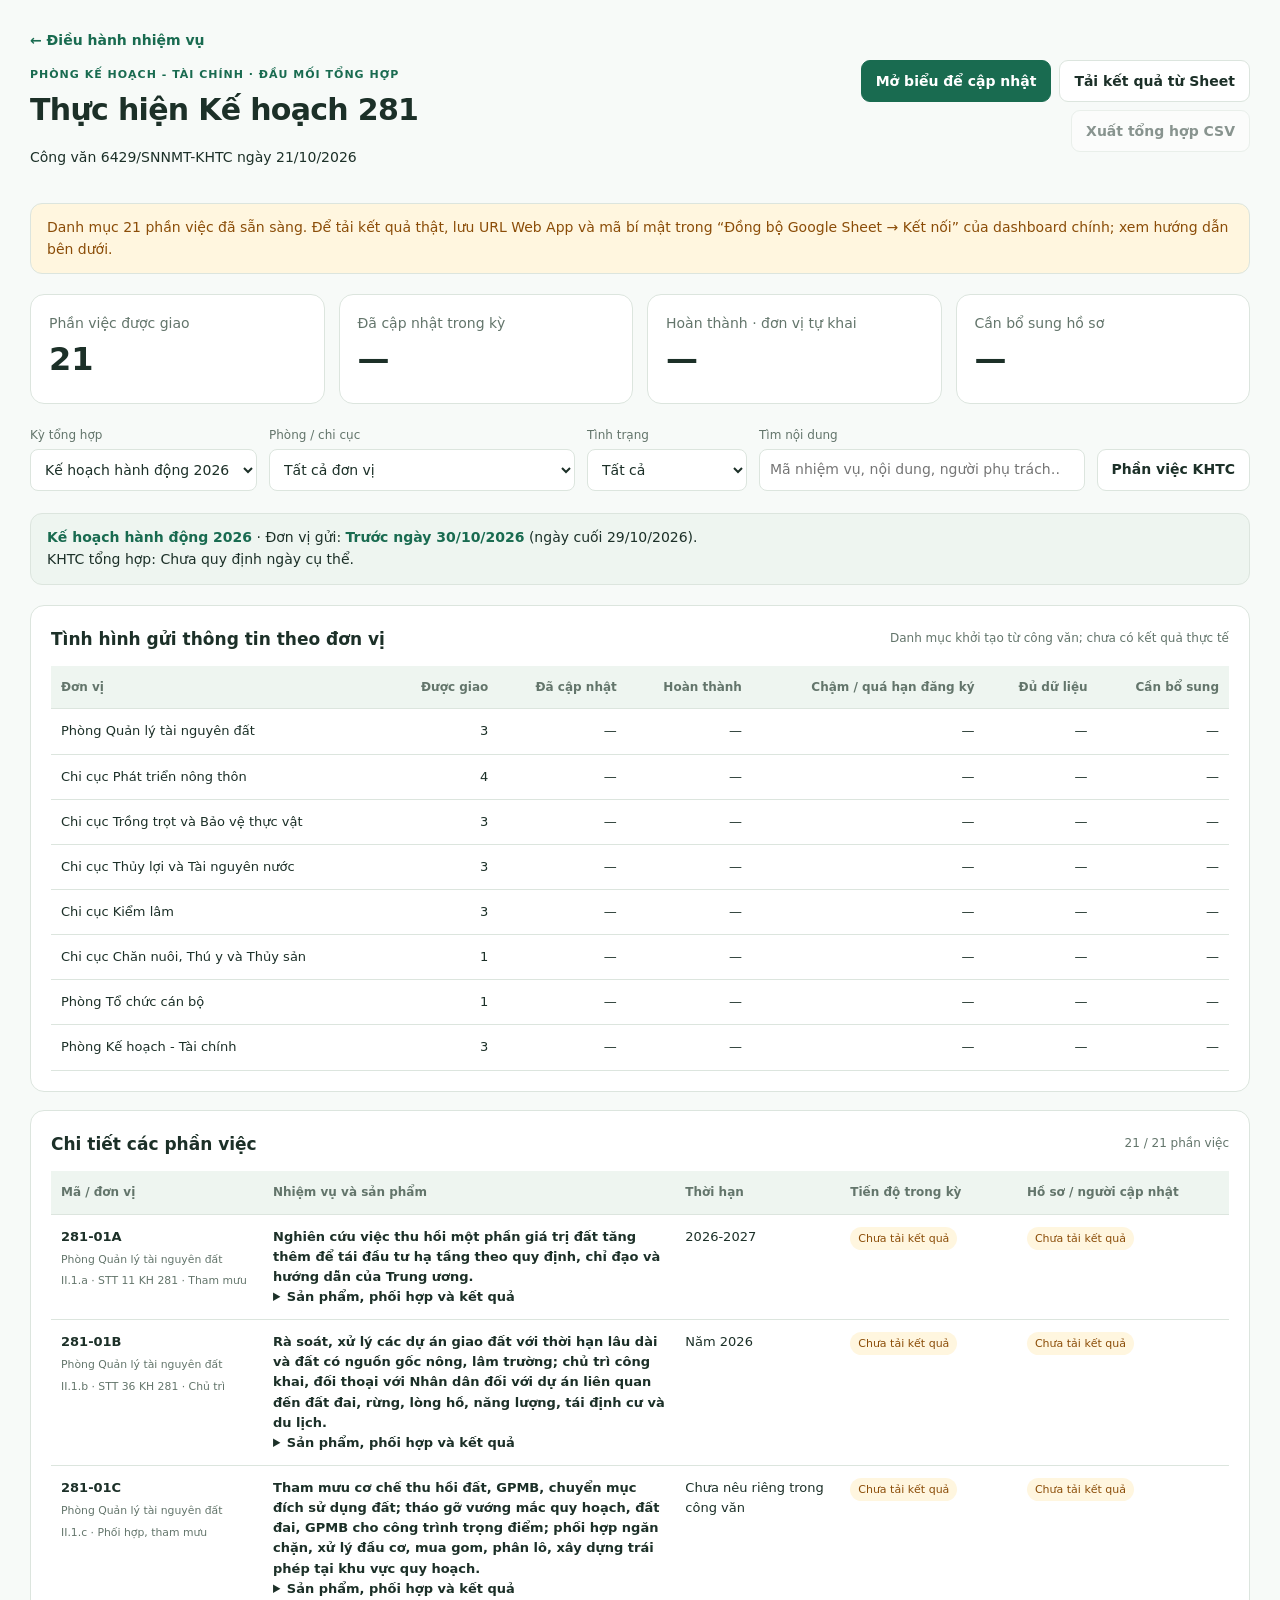
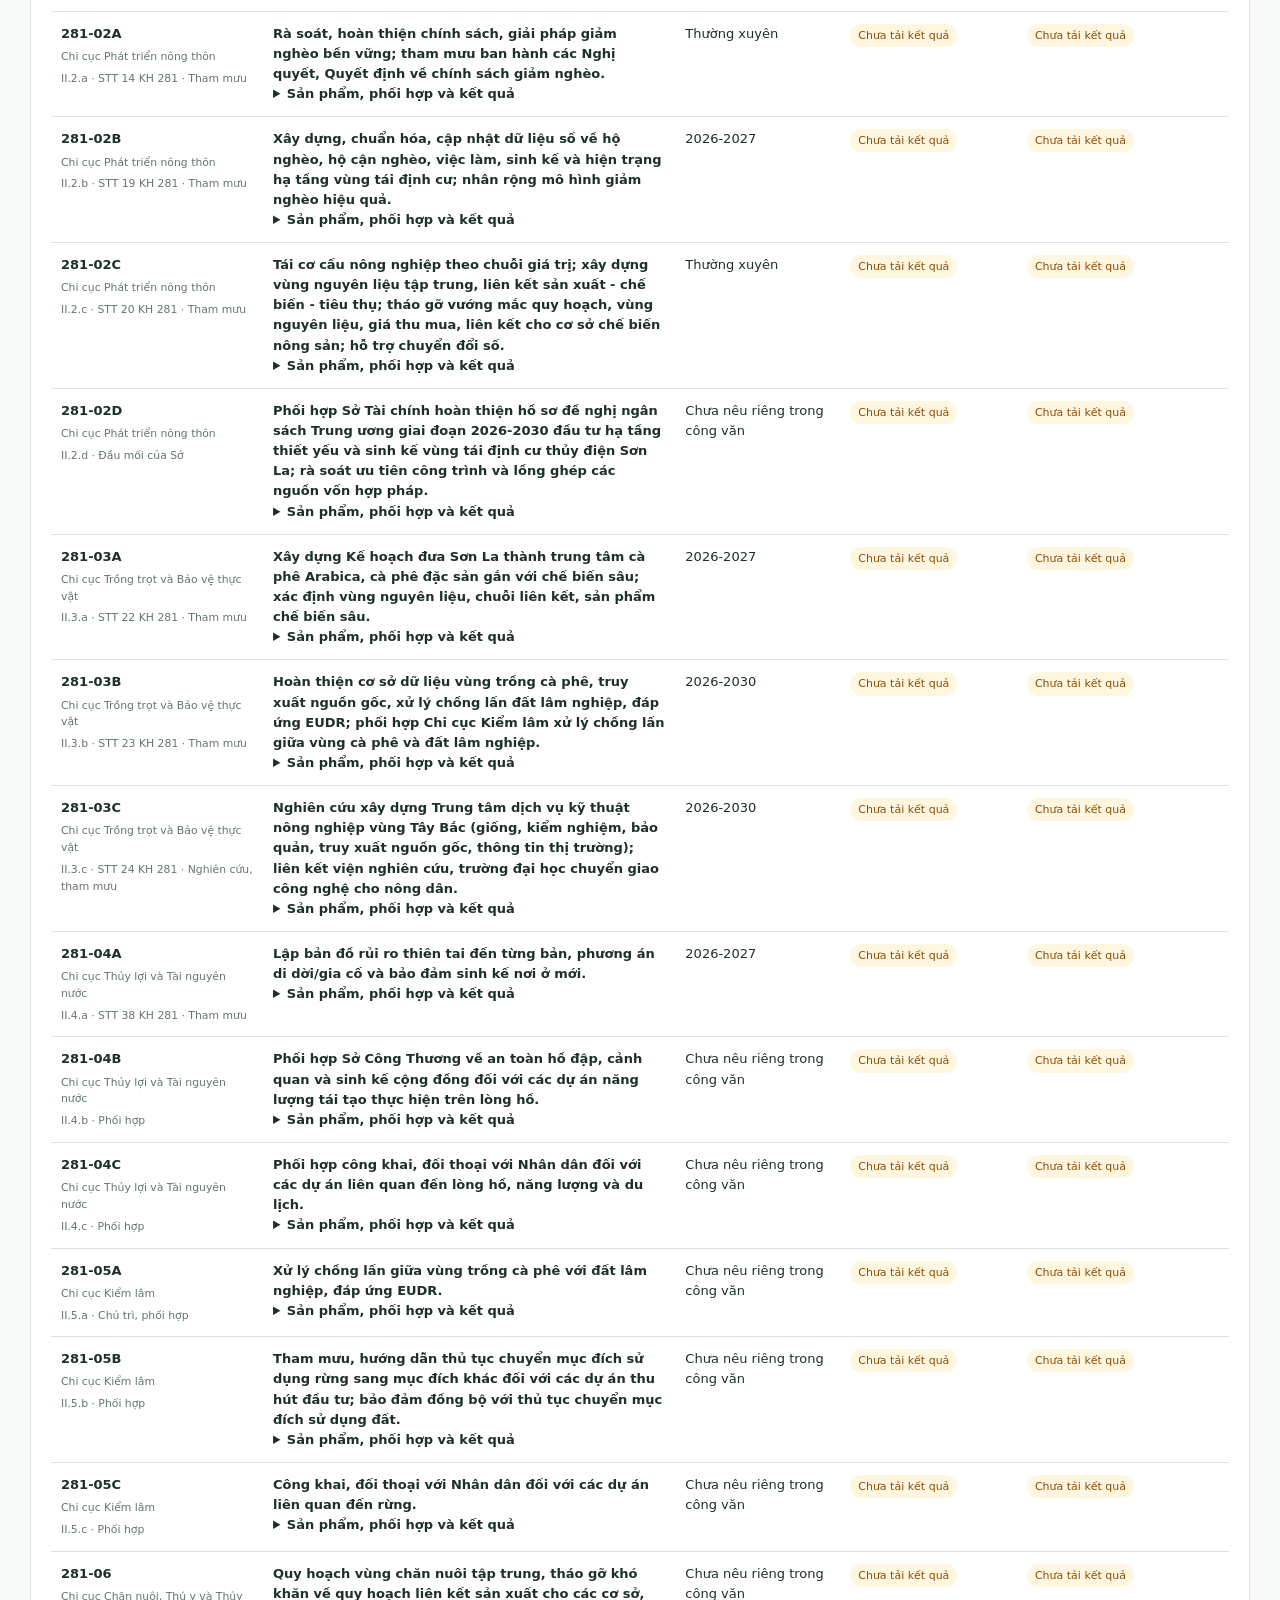
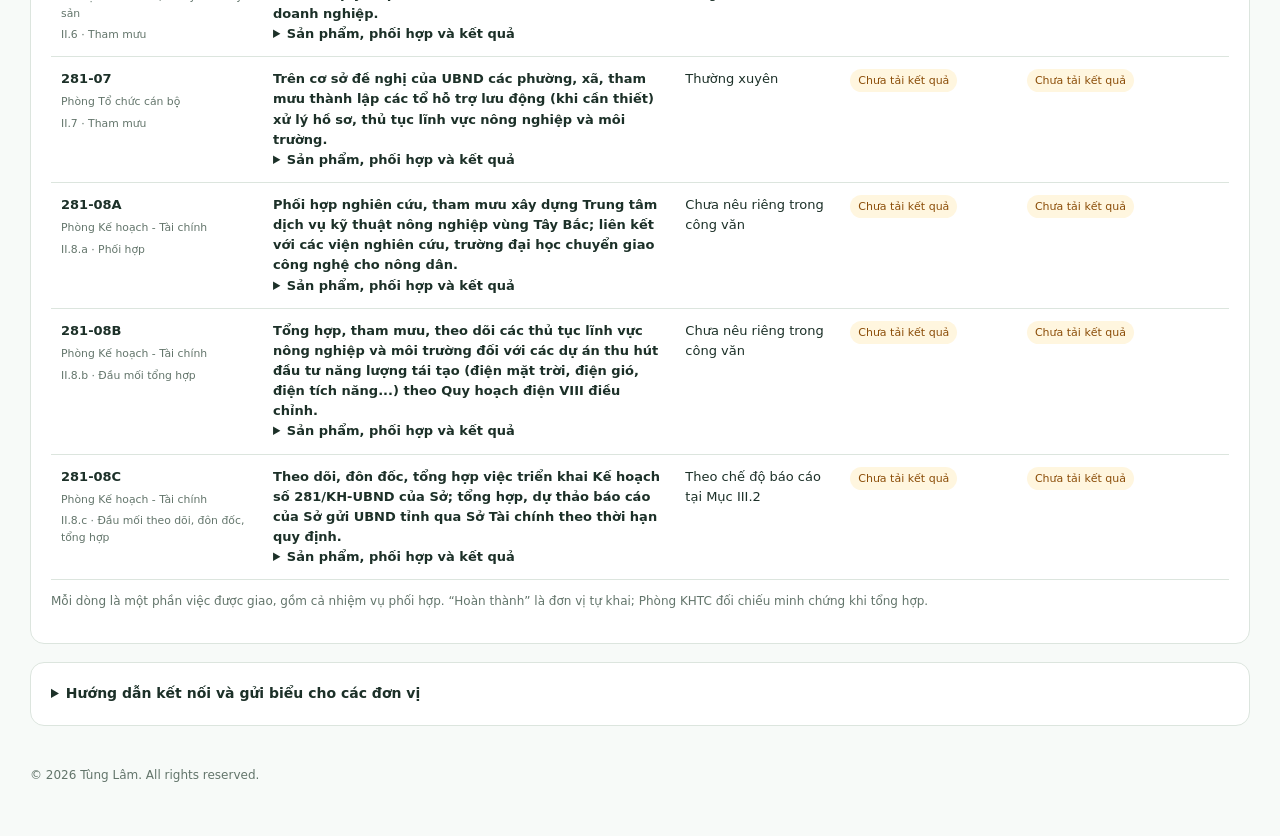
<file: kh281.html>
<!doctype html>
<html lang="vi"><head><meta charset="utf-8"><meta name="viewport" content="width=device-width,initial-scale=1"><title>KH 281 · Công văn 6429</title><link rel="icon" href="dashboard-icon-192.png"><link rel="stylesheet" href="kh281.css"></head>
<body><main>
<header><div><a class="home" href="./" target="_top">← Điều hành nhiệm vụ</a><p class="eyebrow">PHÒNG KẾ HOẠCH - TÀI CHÍNH · ĐẦU MỐI TỔNG HỢP</p><h1>Thực hiện Kế hoạch 281</h1><p>Công văn 6429/SNNMT-KHTC ngày 21/10/2026</p></div><div class="actions"><a class="button primary" id="open-sheet" target="_blank" rel="noopener">Mở biểu để cập nhật</a><button id="refresh" type="button">Tải kết quả từ Sheet</button><button id="export" type="button" disabled>Xuất tổng hợp CSV</button></div></header>
<p id="connection" class="notice" role="status">Đang tải danh mục nhiệm vụ…</p>
<section class="metrics" aria-label="Tổng hợp chuyên đề"><article><span>Phần việc được giao</span><strong id="total">—</strong></article><article><span>Đã cập nhật trong kỳ</span><strong id="updated">—</strong></article><article><span>Hoàn thành · đơn vị tự khai</span><strong id="done">—</strong></article><article><span>Cần bổ sung hồ sơ</span><strong id="missing">—</strong></article></section>
<section class="controls" aria-label="Lọc nhiệm vụ"><label>Kỳ tổng hợp<select id="period"></select></label><label>Phòng / chi cục<select id="unit"><option value="">Tất cả đơn vị</option></select></label><label>Tình trạng<select id="status"><option value="">Tất cả</option><option>Chưa cập nhật</option><option>Hoàn thành</option><option>Chậm tiến độ</option><option>Thiếu hồ sơ</option></select></label><label class="search">Tìm nội dung<input id="search" type="search" placeholder="Mã nhiệm vụ, nội dung, người phụ trách…"></label><button id="mine" type="button">Phần việc KHTC</button></section>
<section id="deadline" class="deadline" aria-label="Mốc báo cáo"></section>
<section class="card"><div class="section-title"><h2>Tình hình gửi thông tin theo đơn vị</h2><span id="stamp"></span></div><div class="table-wrap"><table><thead><tr><th>Đơn vị</th><th>Được giao</th><th>Đã cập nhật</th><th>Hoàn thành</th><th>Chậm / quá hạn đăng ký</th><th>Đủ dữ liệu</th><th>Cần bổ sung</th></tr></thead><tbody id="units"></tbody></table></div></section>
<section class="card"><div class="section-title"><h2>Chi tiết các phần việc</h2><span id="result-count"></span></div><div class="table-wrap"><table class="tasks"><thead><tr><th>Mã / đơn vị</th><th>Nhiệm vụ và sản phẩm</th><th>Thời hạn</th><th>Tiến độ trong kỳ</th><th>Hồ sơ / người cập nhật</th></tr></thead><tbody id="tasks"></tbody></table></div><p class="muted">Mỗi dòng là một phần việc được giao, gồm cả nhiệm vụ phối hợp. “Hoàn thành” là đơn vị tự khai; Phòng KHTC đối chiếu minh chứng khi tổng hợp.</p></section>
<details class="card"><summary>Hướng dẫn kết nối và gửi biểu cho các đơn vị</summary><ol><li>Mở biểu Google Sheet. Trong tab <b>Cap nhat</b>, đơn vị lọc đúng tên và kỳ báo cáo, rồi cập nhật các cột E–V. Cột X dành cho KHTC.</li><li>Chủ sở hữu dùng nút <b>Chia sẻ</b> trên Google Sheet để cấp quyền chỉnh sửa cho các đơn vị. Bộ lọc không thay thế phân quyền; các đơn vị chỉ sửa dòng được giao.</li><li>Trong dashboard chính, vào <b>Đồng bộ Google Sheet → Mã Apps Script</b>, sao chép toàn bộ mã mới vào Apps Script của Sheet nhiệm vụ đang dùng; giữ <b>MA_BI_MAT</b> cũ. Mã đã điền sẵn ID biểu chuyên đề.</li><li>Lưu và triển khai <b>Phiên bản mới</b>, giữ URL Web App cũ. Kiểm tra kết nối phải hiện <b>phiên bản 6</b>. Sau đó bấm <b>Tải kết quả từ Sheet</b> tại đây. Không cần xuất bản biểu lên web.</li><li>Nếu các đơn vị nhập thêm dòng, KHTC sao chép nguyên dòng mẫu để giữ công thức và đổi đúng mã/kỳ; mỗi mã + kỳ chỉ dùng một dòng. Các dòng trùng được cảnh báo và chưa đưa vào tổng hợp.</li></ol><p>Danh mục và mốc báo cáo được trích từ công văn người dùng cung cấp. Chưa có toàn văn KH 281/biểu kèm theo để đối chiếu thêm. Thời hạn theo năm/giai đoạn giữ nguyên; hạn đơn vị đăng ký được theo dõi riêng.</p></details>
<footer>© 2026 Tùng Lâm. All rights reserved.</footer>
</main><script src="kh281-core.js"></script><script src="kh281.js"></script></body></html>
</file>
<file: kh281.css>
:root{--bg:#f7faf8;--card:#fff;--text:#1c3028;--muted:#63756b;--border:#dce5de;--green:#196b50;--soft:#eef5f0;--warn:#8b4d08;--warnbg:#fff6df;--bad:#aa3428;--badbg:#fff0ed;color-scheme:light}html[data-theme=dark]{--bg:#14201b;--card:#1c2a23;--text:#e7eee9;--muted:#a8baad;--border:#34493b;--green:#76cdaa;--soft:#253d30;--warn:#f1cc89;--warnbg:#3b311d;--bad:#ffb6ac;--badbg:#422923;color-scheme:dark}*{box-sizing:border-box}body{margin:0;background:var(--bg);color:var(--text);font:14px/1.55 system-ui,-apple-system,BlinkMacSystemFont,'Segoe UI',sans-serif}main{max-width:1500px;margin:auto;padding:30px}header{display:flex;justify-content:space-between;align-items:center;gap:24px;margin-bottom:20px}h1{font-size:30px;letter-spacing:-.7px;margin:4px 0}h2{font-size:17px;margin:0}.eyebrow{font-size:11px;letter-spacing:1px;font-weight:750;color:var(--green);margin:14px 0 0}.home{color:var(--green);text-decoration:none;font-weight:650}.actions{display:flex;gap:8px;flex-wrap:wrap;justify-content:flex-end;max-width:450px}button,.button{display:inline-flex;align-items:center;justify-content:center;min-height:42px;padding:9px 14px;border-radius:9px;border:1px solid var(--border);font:inherit;font-weight:650;color:var(--text);background:var(--card);text-decoration:none;cursor:pointer}.primary{background:#196b50;color:#fff;border-color:#196b50}button:disabled{opacity:.5;cursor:default}button:hover:not(:disabled),.button:hover{box-shadow:0 2px 7px #122b1b15}:focus-visible{outline:3px solid #58a985;outline-offset:3px}.notice,.deadline{border:1px solid var(--border);border-radius:12px;padding:13px 16px;background:var(--soft)}.notice.warn{background:var(--warnbg);color:var(--warn)}.metrics{display:grid;grid-template-columns:repeat(4,1fr);gap:14px;margin:20px 0}.metrics article{background:var(--card);border:1px solid var(--border);border-radius:14px;padding:18px}.metrics span{display:block;color:var(--muted)}.metrics strong{font-size:32px;font-weight:750}.controls{display:flex;flex-wrap:wrap;gap:12px;align-items:flex-end;margin:22px 0}.controls label{display:grid;gap:5px;min-width:160px;font-size:12px;color:var(--muted)}.controls select,.controls input{font:inherit;font-size:14px;min-height:42px;padding:8px 10px;border:1px solid var(--border);border-radius:8px;background:var(--card);color:var(--text);max-width:340px}.search{flex:1}.deadline{margin:0 0 20px}.deadline b{color:var(--green)}.card{background:var(--card);border:1px solid var(--border);border-radius:14px;padding:20px;margin:18px 0}.section-title{display:flex;justify-content:space-between;gap:15px;align-items:center;margin-bottom:14px}.section-title span,.muted{color:var(--muted);font-size:12px}.table-wrap{overflow-x:auto}table{border-collapse:collapse;width:100%;font-size:13px}th{text-align:left;color:var(--muted);font-size:12px;background:var(--soft);font-weight:650}td,th{padding:12px 10px;border-bottom:1px solid var(--border);vertical-align:top}table:not(.tasks) td:not(:first-child),table:not(.tasks) th:not(:first-child){text-align:right}.tasks{min-width:1000px}.tasks td:nth-child(1){width:18%}.tasks td:nth-child(2){width:35%}.tasks td:nth-child(3){width:14%}.tasks td:nth-child(4){width:15%}.tasks td:nth-child(5){width:18%}small{display:block;color:var(--muted);margin-top:5px}details summary{cursor:pointer;font-weight:650}details .body{margin-top:12px;white-space:pre-wrap;overflow-wrap:anywhere}details p{margin:7px 0}li{margin:8px 0}.pill{display:inline-block;font-size:11px;border-radius:20px;padding:3px 8px;background:var(--soft);color:var(--green);margin:0 0 5px}.pill.warn{background:var(--warnbg);color:var(--warn)}.pill.bad{background:var(--badbg);color:var(--bad)}a{color:var(--green)}footer{padding:22px 0;color:var(--muted);font-size:12px}body.embedded main{padding:0}body.embedded header{justify-content:flex-end}body.embedded header>div:first-child{display:none}body.embedded footer{display:none}.error-empty{color:var(--muted);padding:24px;text-align:center}@media(max-width:800px){main{padding:18px}header{align-items:flex-start;flex-direction:column}.actions{justify-content:flex-start}.metrics{grid-template-columns:repeat(2,1fr);gap:9px}.metrics article{padding:14px}.controls label{flex:1;min-width:45%}.controls select,.controls input{width:100%;max-width:100%}.card{padding:14px}.section-title{align-items:flex-start;flex-direction:column}h1{font-size:25px}.tasks{min-width:900px}.controls button{width:100%}}
</file>
